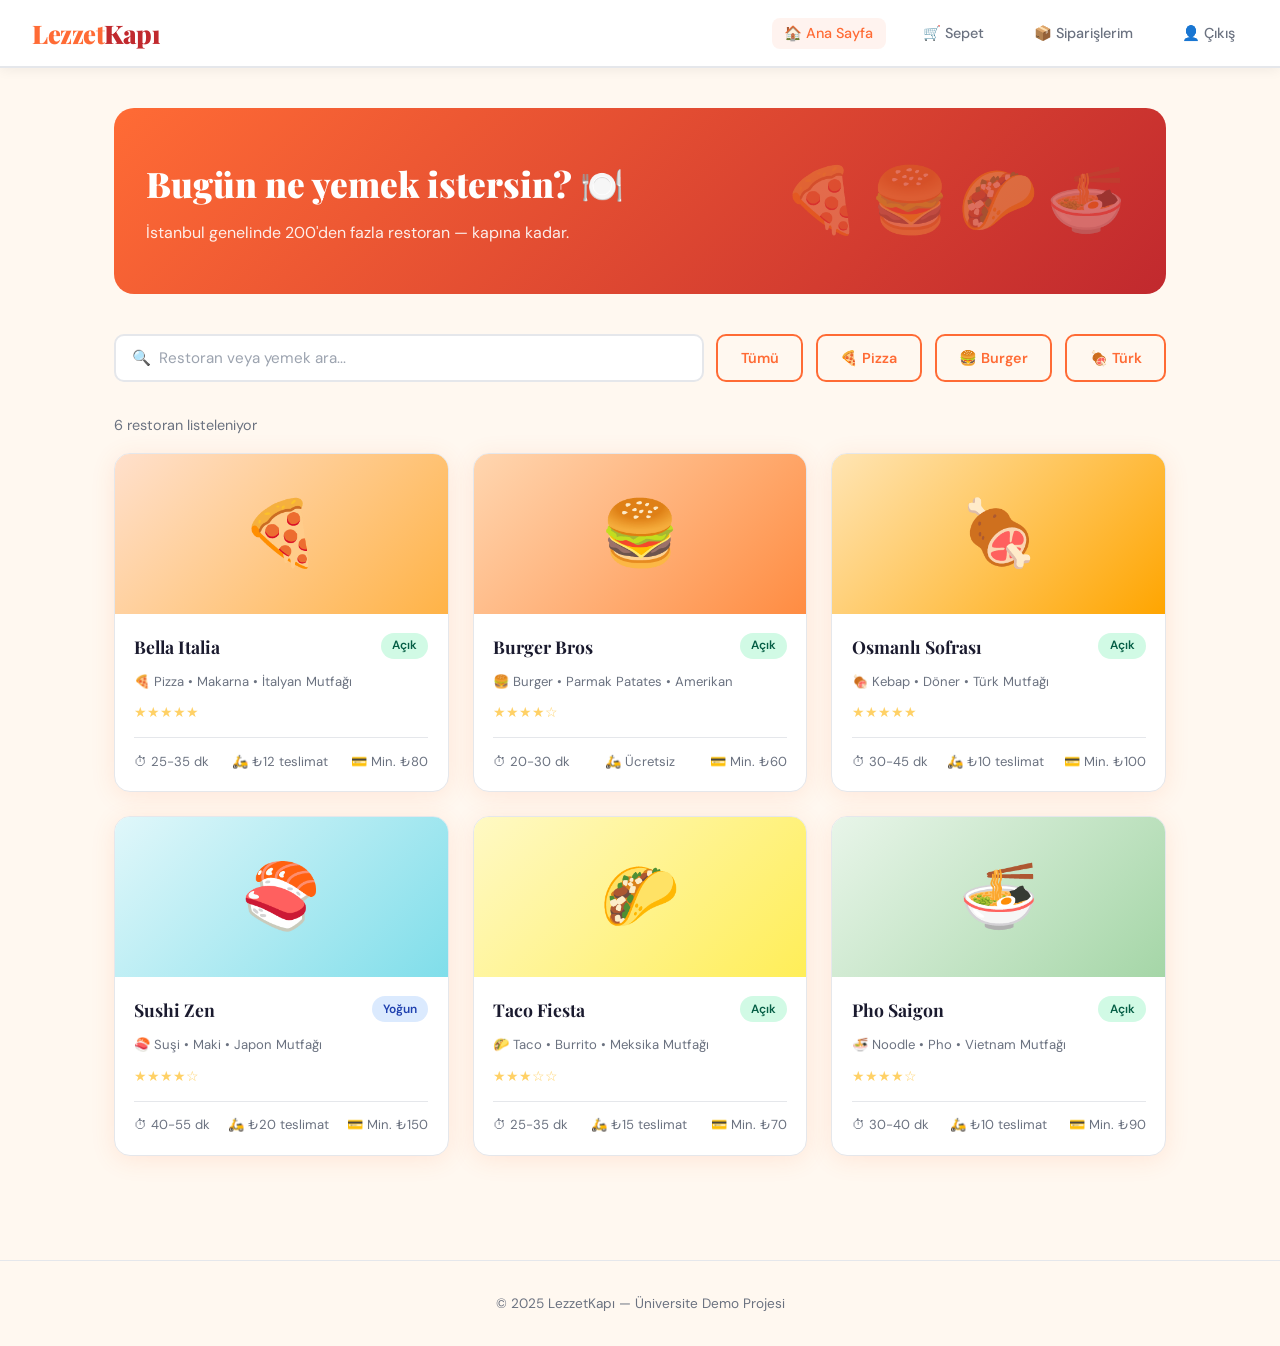
<file: files1/index.html>
<!--
  index.html — Ana Sayfa / Restoran Listesi
  -------------------------------------------------------
  Platforma kayıtlı tüm restoranları kart formatında listeler.
  Her karta tıklandığında ilgili restoranın menü sayfasına
  (menu.html?id=X) yönlendirilir.
-->
<!DOCTYPE html>
<html lang="tr">
<head>
  <meta charset="UTF-8" />
  <meta name="viewport" content="width=device-width, initial-scale=1.0" />
  <title>Restoranlar — LezzetKapı</title>
  <link rel="stylesheet" href="style.css" />
</head>
<body>

<!-- Üst Navigasyon -->
<nav class="navbar">
  <div class="navbar-logo">Lezzet<span>Kapı</span></div>
  <ul class="navbar-links">
    <li><a href="index.html" class="aktif">🏠 Ana Sayfa</a></li>
    <li><a href="cart.html">🛒 Sepet</a></li>
    <li><a href="order.html">📦 Siparişlerim</a></li>
    <li><a href="login.html">👤 Çıkış</a></li>
  </ul>
</nav>

<div class="sayfa-kapsayici">

  <!-- Hero Banner -->
  <div class="hero">
    <div class="hero-baslik">Bugün ne yemek istersin? 🍽️</div>
    <p class="hero-alt">İstanbul genelinde 200'den fazla restoran — kapına kadar.</p>
  </div>

  <!-- Arama Çubuğu (Görsel Demo) -->
  <div style="margin-bottom:2rem; display:flex; gap:0.8rem;">
    <input
      class="form-girdi"
      type="text"
      placeholder="🔍  Restoran veya yemek ara..."
      style="flex:1;"
      oninput="restoranFiltrele(this.value)"
    />
    <!-- Kategori Filtreleri -->
    <button class="btn btn-ikincil" onclick="kategoriFiltreUygula('tümü')">Tümü</button>
    <button class="btn btn-ikincil" onclick="kategoriFiltreUygula('pizza')">🍕 Pizza</button>
    <button class="btn btn-ikincil" onclick="kategoriFiltreUygula('burger')">🍔 Burger</button>
    <button class="btn btn-ikincil" onclick="kategoriFiltreUygula('türk')">🍖 Türk</button>
  </div>

  <!-- Restoran Sayısı -->
  <div style="margin-bottom:1rem; font-size:0.9rem; color:var(--yazi-gri);">
    <span id="restoranSayisi">6</span> restoran listeleniyor
  </div>

  <!-- Restoran Kart Izgarası -->
  <div class="kart-izgara-3" id="restoranIzgarasi">

    <!-- Restoran 1 -->
    <div class="kart restoran-kart" onclick="menuGit(1)" data-ad="Bella Italia" data-kategori="pizza">
      <div class="restoran-kart-resim">🍕</div>
      <div class="restoran-kart-icerik">
        <div style="display:flex; justify-content:space-between; align-items:start; margin-bottom:0.3rem;">
          <h2 class="restoran-kart-baslik">Bella Italia</h2>
          <span class="rozet rozet-yesil">Açık</span>
        </div>
        <p class="restoran-kart-kategori">🍕 Pizza • Makarna • İtalyan Mutfağı</p>
        <div class="yildizlar">★★★★★</div>
        <div class="restoran-kart-meta">
          <span>⏱ 25-35 dk</span>
          <span>🛵 ₺12 teslimat</span>
          <span>💳 Min. ₺80</span>
        </div>
      </div>
    </div>

    <!-- Restoran 2 -->
    <div class="kart restoran-kart" onclick="menuGit(2)" data-ad="Burger Bros" data-kategori="burger">
      <div class="restoran-kart-resim" style="background:linear-gradient(135deg,#FFD6B0,#FF8C42);">🍔</div>
      <div class="restoran-kart-icerik">
        <div style="display:flex; justify-content:space-between; align-items:start; margin-bottom:0.3rem;">
          <h2 class="restoran-kart-baslik">Burger Bros</h2>
          <span class="rozet rozet-yesil">Açık</span>
        </div>
        <p class="restoran-kart-kategori">🍔 Burger • Parmak Patates • Amerikan</p>
        <div class="yildizlar">★★★★☆</div>
        <div class="restoran-kart-meta">
          <span>⏱ 20-30 dk</span>
          <span>🛵 Ücretsiz</span>
          <span>💳 Min. ₺60</span>
        </div>
      </div>
    </div>

    <!-- Restoran 3 -->
    <div class="kart restoran-kart" onclick="menuGit(3)" data-ad="Osmanlı Sofrası" data-kategori="türk">
      <div class="restoran-kart-resim" style="background:linear-gradient(135deg,#FFE5B4,#FFA500);">🍖</div>
      <div class="restoran-kart-icerik">
        <div style="display:flex; justify-content:space-between; align-items:start; margin-bottom:0.3rem;">
          <h2 class="restoran-kart-baslik">Osmanlı Sofrası</h2>
          <span class="rozet rozet-yesil">Açık</span>
        </div>
        <p class="restoran-kart-kategori">🍖 Kebap • Döner • Türk Mutfağı</p>
        <div class="yildizlar">★★★★★</div>
        <div class="restoran-kart-meta">
          <span>⏱ 30-45 dk</span>
          <span>🛵 ₺10 teslimat</span>
          <span>💳 Min. ₺100</span>
        </div>
      </div>
    </div>

    <!-- Restoran 4 -->
    <div class="kart restoran-kart" onclick="menuGit(4)" data-ad="Sushi Zen" data-kategori="suşi">
      <div class="restoran-kart-resim" style="background:linear-gradient(135deg,#E0F7FA,#80DEEA);">🍣</div>
      <div class="restoran-kart-icerik">
        <div style="display:flex; justify-content:space-between; align-items:start; margin-bottom:0.3rem;">
          <h2 class="restoran-kart-baslik">Sushi Zen</h2>
          <span class="rozet rozet-mavi">Yoğun</span>
        </div>
        <p class="restoran-kart-kategori">🍣 Suşi • Maki • Japon Mutfağı</p>
        <div class="yildizlar">★★★★☆</div>
        <div class="restoran-kart-meta">
          <span>⏱ 40-55 dk</span>
          <span>🛵 ₺20 teslimat</span>
          <span>💳 Min. ₺150</span>
        </div>
      </div>
    </div>

    <!-- Restoran 5 -->
    <div class="kart restoran-kart" onclick="menuGit(5)" data-ad="Taco Fiesta" data-kategori="meksika">
      <div class="restoran-kart-resim" style="background:linear-gradient(135deg,#FFF9C4,#FFEE58);">🌮</div>
      <div class="restoran-kart-icerik">
        <div style="display:flex; justify-content:space-between; align-items:start; margin-bottom:0.3rem;">
          <h2 class="restoran-kart-baslik">Taco Fiesta</h2>
          <span class="rozet rozet-yesil">Açık</span>
        </div>
        <p class="restoran-kart-kategori">🌮 Taco • Burrito • Meksika Mutfağı</p>
        <div class="yildizlar">★★★☆☆</div>
        <div class="restoran-kart-meta">
          <span>⏱ 25-35 dk</span>
          <span>🛵 ₺15 teslimat</span>
          <span>💳 Min. ₺70</span>
        </div>
      </div>
    </div>

    <!-- Restoran 6 -->
    <div class="kart restoran-kart" onclick="menuGit(6)" data-ad="Pho Saigon" data-kategori="asya">
      <div class="restoran-kart-resim" style="background:linear-gradient(135deg,#E8F5E9,#A5D6A7);">🍜</div>
      <div class="restoran-kart-icerik">
        <div style="display:flex; justify-content:space-between; align-items:start; margin-bottom:0.3rem;">
          <h2 class="restoran-kart-baslik">Pho Saigon</h2>
          <span class="rozet rozet-yesil">Açık</span>
        </div>
        <p class="restoran-kart-kategori">🍜 Noodle • Pho • Vietnam Mutfağı</p>
        <div class="yildizlar">★★★★☆</div>
        <div class="restoran-kart-meta">
          <span>⏱ 30-40 dk</span>
          <span>🛵 ₺10 teslimat</span>
          <span>💳 Min. ₺90</span>
        </div>
      </div>
    </div>

  </div><!-- /restoranIzgarasi -->

</div><!-- /sayfa-kapsayici -->

<footer class="footer">
  © 2025 LezzetKapı — Üniversite Demo Projesi
</footer>

<div class="toast" id="toast"></div>

<script>
  /**
   * menuGit() — Tıklanan restoranın menü sayfasına yönlendirir.
   * URL parametresiyle restoran ID'si aktarılır.
   */
  function menuGit(restoranId) {
    window.location.href = `menu.html?id=${restoranId}`;
  }

  /**
   * restoranFiltrele() — Arama kutusuna göre kartları filtreler.
   */
  function restoranFiltrele(aramaMetni) {
    const kartlar = document.querySelectorAll('.restoran-kart');
    let gorunenSayi = 0;
    kartlar.forEach(kart => {
      const ad = kart.dataset.ad.toLowerCase();
      const eslesme = ad.includes(aramaMetni.toLowerCase());
      kart.style.display = eslesme ? 'block' : 'none';
      if (eslesme) gorunenSayi++;
    });
    document.getElementById('restoranSayisi').textContent = gorunenSayi;
  }

  /**
   * kategoriFiltreUygula() — Kategori butonuna göre kartları filtreler.
   */
  function kategoriFiltreUygula(kategori) {
    const kartlar = document.querySelectorAll('.restoran-kart');
    let gorunenSayi = 0;
    kartlar.forEach(kart => {
      const eslesme = kategori === 'tümü' || kart.dataset.kategori === kategori;
      kart.style.display = eslesme ? 'block' : 'none';
      if (eslesme) gorunenSayi++;
    });
    document.getElementById('restoranSayisi').textContent = gorunenSayi;
  }
</script>

</body>
</html>
</file>
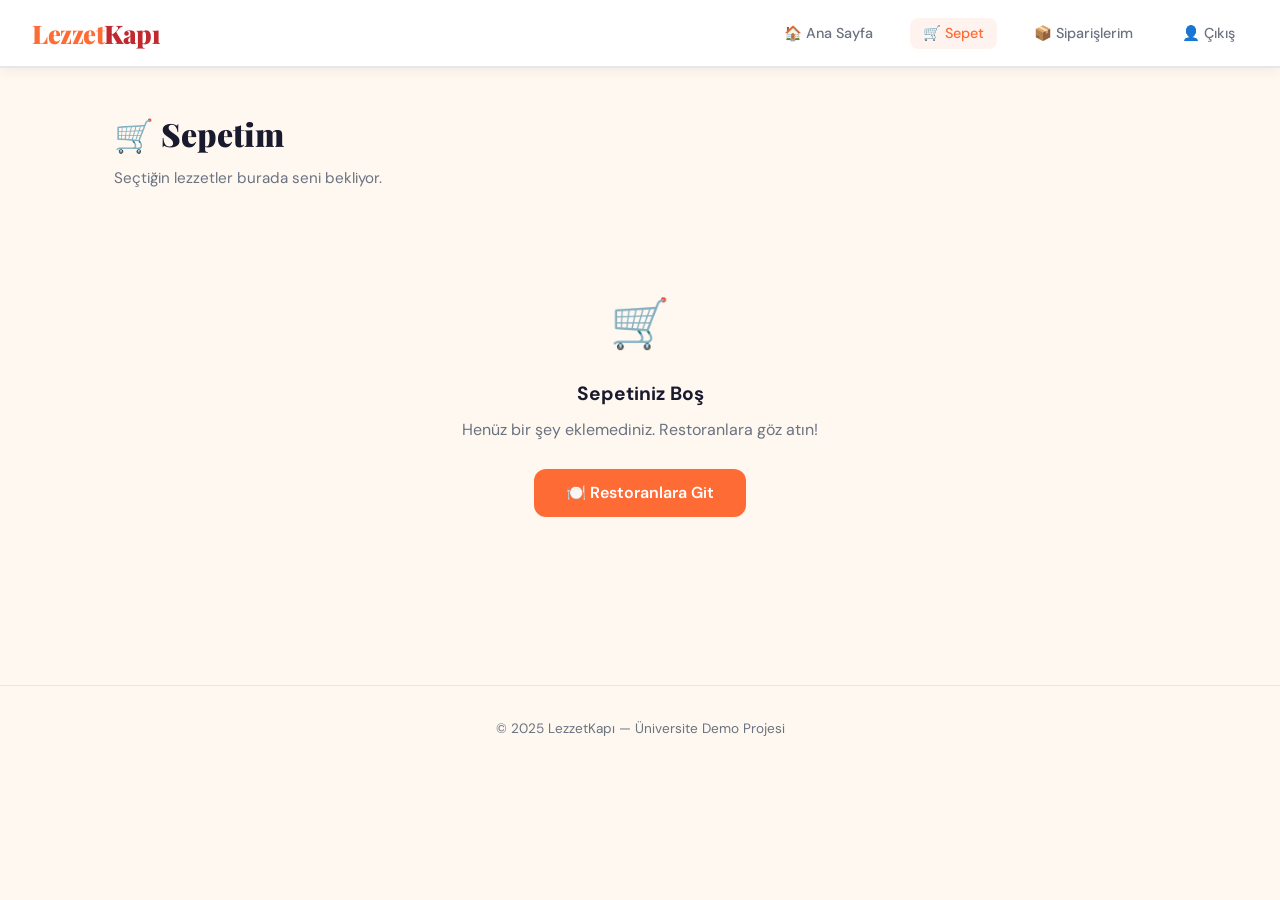
<file: files1/cart.html>
<!--
  cart.html — Alışveriş Sepeti Sayfası
  -------------------------------------------------------
  Kullanıcının sepetine eklediği ürünleri listeler.
  localStorage'dan okunan verilerle çalışır.
  Adet artırma/azaltma, ürün silme ve toplam hesaplama
  işlevleri mevcuttur. Sipariş ver butonu order.html'e yönlendirir.
-->
<!DOCTYPE html>
<html lang="tr">
<head>
  <meta charset="UTF-8" />
  <meta name="viewport" content="width=device-width, initial-scale=1.0" />
  <title>Sepetim — LezzetKapı</title>
  <link rel="stylesheet" href="style.css" />
</head>
<body>

<!-- Üst Navigasyon -->
<nav class="navbar">
  <div class="navbar-logo">Lezzet<span>Kapı</span></div>
  <ul class="navbar-links">
    <li><a href="index.html">🏠 Ana Sayfa</a></li>
    <li><a href="cart.html" class="aktif">🛒 Sepet</a></li>
    <li><a href="order.html">📦 Siparişlerim</a></li>
    <li><a href="login.html">👤 Çıkış</a></li>
  </ul>
</nav>

<div class="sayfa-kapsayici">
  <h1 class="sayfa-baslik">🛒 Sepetim</h1>
  <p class="sayfa-alt-baslik" id="sepetAltBaslik">Seçtiğin lezzetler burada seni bekliyor.</p>

  <!-- Ana Düzen: Sol=Ürünler, Sağ=Özet -->
  <div class="sepet-duzen" id="sepetDuzen">

    <!-- Sol: Sepet Ürün Listesi -->
    <div>
      <div class="kart" id="sepetListeKutu">
        <!-- JavaScript ile doldurulur -->
        <div id="sepetListe"></div>
      </div>

      <!-- Sepeti Temizle Butonu -->
      <div style="margin-top:1rem; text-align:right;">
        <button class="btn btn-tehlike" onclick="sepetTemizle()" id="temizleBtn">
          🗑 Sepeti Temizle
        </button>
      </div>
    </div>

    <!-- Sağ: Sipariş Özeti -->
    <div class="ozet-kutu" id="ozetKutu">
      <h2 class="ozet-baslik">📋 Sipariş Özeti</h2>

      <div class="ozet-satir">
        <span>Ara Toplam</span>
        <span id="araToplam">₺0</span>
      </div>
      <div class="ozet-satir">
        <span>Teslimat Ücreti</span>
        <span id="teslimatUcret">₺0</span>
      </div>
      <div class="ozet-satir">
        <span>İndirim</span>
        <span style="color:#10B981;" id="indirim">-₺0</span>
      </div>

      <div class="ozet-toplam">
        <span>Toplam</span>
        <span id="genelToplam">₺0</span>
      </div>

      <!-- Promosyon Kodu (Görsel Demo) -->
      <div style="margin-bottom:1.2rem;">
        <div style="display:flex; gap:0.5rem;">
          <input class="form-girdi" type="text" id="promoKod" placeholder="Promosyon kodu" style="flex:1;" />
          <button class="btn btn-ikincil" onclick="promoUygula()">Uygula</button>
        </div>
        <p style="font-size:0.78rem; color:var(--yazi-gri); margin-top:0.3rem;">
          Demo kodu: <strong>HOSGELDIN</strong>
        </p>
      </div>

      <!-- Sipariş Ver Butonu -->
      <button
        class="btn btn-birincil btn-buyuk btn-tam-genislik"
        id="siparisVerBtn"
        onclick="siparisVer()"
      >
        🚀 Sipariş Ver
      </button>

      <!-- Alışverişe Devam Et -->
      <a href="index.html">
        <button class="btn btn-ikincil btn-tam-genislik" style="margin-top:0.8rem;">
          ← Alışverişe Devam Et
        </button>
      </a>
    </div>

  </div><!-- /sepetDuzen -->

  <!-- Boş Sepet (başlangıçta gizli) -->
  <div class="bos-durum" id="bosSepet" style="display:none;">
    <div class="bos-durum-simge">🛒</div>
    <h3>Sepetiniz Boş</h3>
    <p>Henüz bir şey eklemediniz. Restoranlara göz atın!</p>
    <br />
    <a href="index.html">
      <button class="btn btn-birincil btn-buyuk">🍽️ Restoranlara Git</button>
    </a>
  </div>

</div><!-- /sayfa-kapsayici -->

<footer class="footer">
  © 2025 LezzetKapı — Üniversite Demo Projesi
</footer>

<div class="toast" id="toast"></div>

<script>
  /* ============================================================
     Sepet yönetimi — localStorage üzerinden çalışır
  ============================================================ */

  /** Sabit teslimat ücreti (TL) */
  const TESLIMAT_UCRETI = 15;

  /** Sepeti localStorage'dan yükle */
  let sepet = JSON.parse(localStorage.getItem('sepet') || '[]');

  /** Sayfa yüklenince sepeti çiz */
  window.addEventListener('DOMContentLoaded', () => {
    sepetCiz();
  });

  /**
   * sepetCiz() — Sepet içeriğini sayfaya render eder.
   * Sepet boşsa boş durum ekranını gösterir.
   */
  function sepetCiz() {
    const liste     = document.getElementById('sepetListe');
    const bos       = document.getElementById('bosSepet');
    const duzen     = document.getElementById('sepetDuzen');

    if (sepet.length === 0) {
      duzen.style.display = 'none';
      bos.style.display   = 'block';
      return;
    }

    duzen.style.display = 'grid';
    bos.style.display   = 'none';

    // Ürün satırlarını oluştur
    let html = '';
    for (const urun of sepet) {
      const satirToplam = urun.fiyat * urun.adet;
      html += `
        <div class="sepet-urun-satir">
          <div class="sepet-urun-emoji">${urun.emoji}</div>
          <div class="sepet-urun-bilgi">
            <div class="sepet-urun-ad">${urun.ad}</div>
            <div class="sepet-urun-restoran">${urun.restoranAd}</div>
          </div>
          <!-- Adet Kontrolü -->
          <div class="adet-kontrol">
            <button class="adet-btn" onclick="adetDegistir(${urun.id}, -1)">−</button>
            <span class="adet-sayi">${urun.adet}</span>
            <button class="adet-btn" onclick="adetDegistir(${urun.id}, +1)">+</button>
          </div>
          <!-- Ürün Toplam Fiyat -->
          <div class="sepet-urun-fiyat">₺${satirToplam}</div>
          <!-- Sil Butonu -->
          <button class="btn btn-tehlike" style="padding:0.4rem 0.7rem; font-size:0.85rem;"
                  onclick="urunSil(${urun.id})">✕</button>
        </div>`;
    }
    liste.innerHTML = html;

    // Fiyat özetini güncelle
    ozetGuncelle();
  }

  /**
   * adetDegistir() — Ürün adetini artırır veya azaltır.
   * Adet 0'a düşerse ürün sepetten kaldırılır.
   */
  function adetDegistir(urunId, degisim) {
    const index = sepet.findIndex(u => u.id === urunId);
    if (index === -1) return;

    sepet[index].adet += degisim;

    if (sepet[index].adet <= 0) {
      sepet.splice(index, 1);
      toastGoster('🗑 Ürün sepetten kaldırıldı.');
    }

    localStorage.setItem('sepet', JSON.stringify(sepet));
    sepetCiz();
  }

  /**
   * urunSil() — Ürünü sepetten tamamen kaldırır.
   */
  function urunSil(urunId) {
    sepet = sepet.filter(u => u.id !== urunId);
    localStorage.setItem('sepet', JSON.stringify(sepet));
    toastGoster('🗑 Ürün sepetten kaldırıldı.');
    sepetCiz();
  }

  /**
   * sepetTemizle() — Tüm sepeti siler.
   */
  function sepetTemizle() {
    if (!confirm('Sepetteki tüm ürünler silinecek. Emin misiniz?')) return;
    sepet = [];
    localStorage.removeItem('sepet');
    toastGoster('🗑 Sepet temizlendi.');
    sepetCiz();
  }

  /**
   * ozetGuncelle() — Fiyat özetini (ara toplam, indirim, genel toplam) hesaplar.
   */
  let promoUygulandı = false;

  function ozetGuncelle() {
    const araToplam  = sepet.reduce((t, u) => t + u.fiyat * u.adet, 0);
    const indirim    = promoUygulandı ? Math.round(araToplam * 0.1) : 0;
    const genelToplam = araToplam + TESLIMAT_UCRETI - indirim;

    document.getElementById('araToplam').textContent    = `₺${araToplam}`;
    document.getElementById('teslimatUcret').textContent = `₺${TESLIMAT_UCRETI}`;
    document.getElementById('indirim').textContent       = `-₺${indirim}`;
    document.getElementById('genelToplam').textContent   = `₺${genelToplam}`;
  }

  /**
   * promoUygula() — Demo promosyon kodu uygular (%10 indirim).
   */
  function promoUygula() {
    const kod = document.getElementById('promoKod').value.trim().toUpperCase();
    if (kod === 'HOSGELDIN') {
      promoUygulandı = true;
      ozetGuncelle();
      toastGoster('🎉 %10 indirim uygulandı!');
    } else {
      toastGoster('❌ Geçersiz promosyon kodu.');
    }
  }

  /**
   * siparisVer() — Sepeti onaylar ve sipariş sayfasına yönlendirir.
   */
  function siparisVer() {
    if (sepet.length === 0) {
      toastGoster('⚠️ Sepetiniz boş!');
      return;
    }
    // Siparişi localStorage'a kaydet (order.html okuyacak)
    localStorage.setItem('aktifSiparis', JSON.stringify({
      urunler: sepet,
      tarih: new Date().toLocaleString('tr-TR'),
      siparisNo: 'SP-' + Math.floor(Math.random() * 90000 + 10000),
    }));
    // Sepeti temizle
    localStorage.removeItem('sepet');
    window.location.href = 'order.html';
  }

  /** toastGoster() — Kısa bildirim mesajı gösterir */
  function toastGoster(mesaj) {
    const t = document.getElementById('toast');
    t.textContent = mesaj;
    t.classList.add('goster');
    setTimeout(() => t.classList.remove('goster'), 2500);
  }
</script>

</body>
</html>
</file>
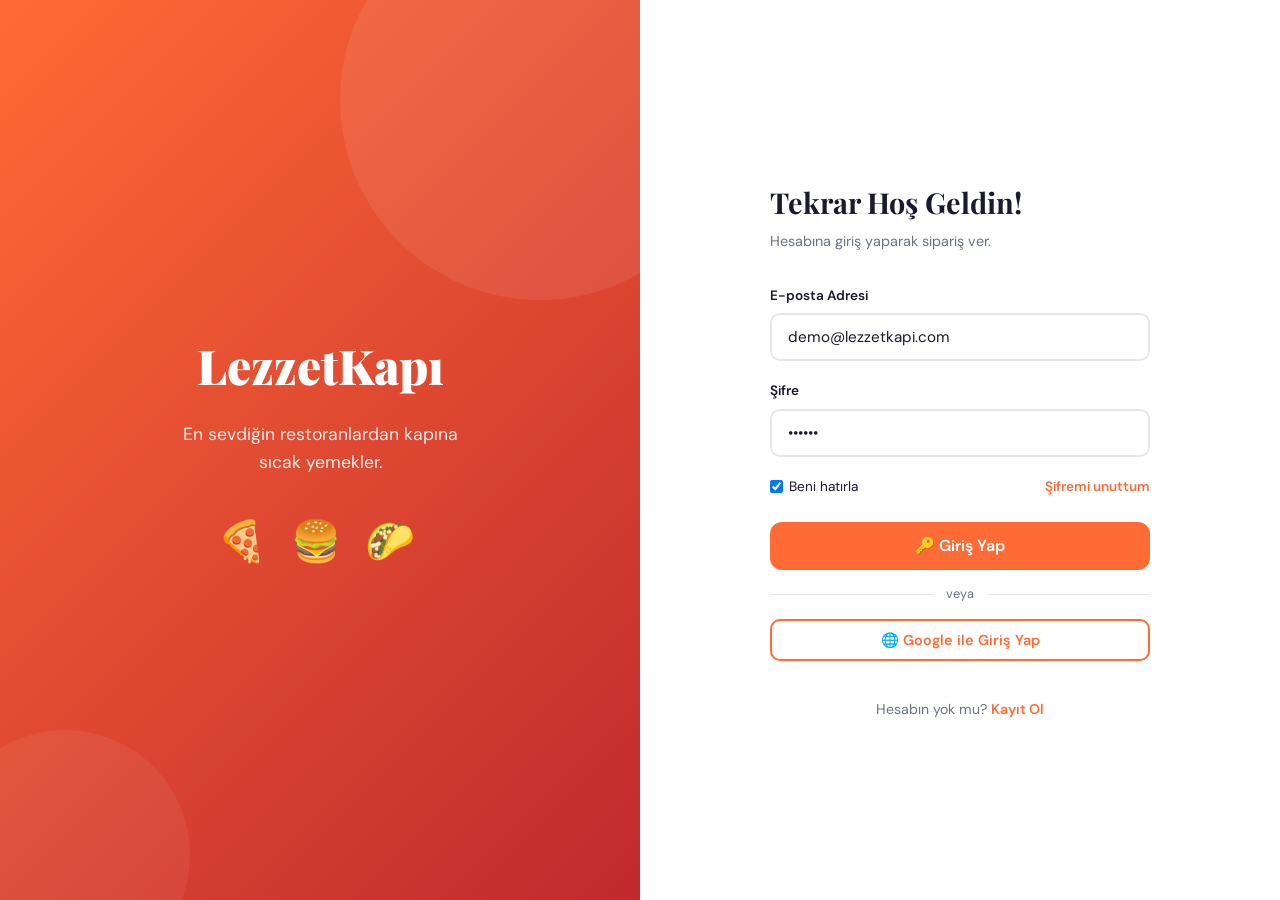
<file: files1/login.html>
<!--
  login.html — Kullanıcı Giriş Sayfası
  -------------------------------------------------------
  Kullanıcının sisteme e-posta ve şifresiyle giriş yaptığı
  sayfa. Sol taraf dekoratif panel, sağ taraf giriş formu.
  Demo: herhangi bir e-posta/şifre ile giriş yapılabilir.
-->
<!DOCTYPE html>
<html lang="tr">
<head>
  <meta charset="UTF-8" />
  <meta name="viewport" content="width=device-width, initial-scale=1.0" />
  <title>Giriş Yap — LezzetKapı</title>
  <link rel="stylesheet" href="style.css" />
</head>
<body>

<div class="giris-sayfa">

  <!-- Sol Dekoratif Panel -->
  <div class="giris-sol">
    <div class="giris-sol-logo">LezzetKapı</div>
    <p class="giris-sol-slogan">
      En sevdiğin restoranlardan kapına sıcak yemekler.
    </p>
    <div class="giris-sol-emojiler">🍕 🍔 🌮</div>
  </div>

  <!-- Sağ Giriş Formu -->
  <div class="giris-sag">
    <div class="giris-form-kutu">
      <h1 class="giris-form-baslik">Tekrar Hoş Geldin!</h1>
      <p class="giris-form-alt">Hesabına giriş yaparak sipariş ver.</p>

      <!-- Giriş Formu -->
      <div id="girisFormu">

        <!-- E-posta Alanı -->
        <div class="form-grup">
          <label class="form-etiket" for="eposta">E-posta Adresi</label>
          <input
            class="form-girdi"
            type="email"
            id="eposta"
            placeholder="ornek@email.com"
            value="demo@lezzetkapi.com"
          />
        </div>

        <!-- Şifre Alanı -->
        <div class="form-grup">
          <label class="form-etiket" for="sifre">Şifre</label>
          <input
            class="form-girdi"
            type="password"
            id="sifre"
            placeholder="••••••••"
            value="123456"
          />
        </div>

        <!-- Beni Hatırla & Şifremi Unuttum -->
        <div style="display:flex; justify-content:space-between; align-items:center; margin-bottom:1.5rem;">
          <label style="display:flex; align-items:center; gap:0.4rem; font-size:0.85rem; cursor:pointer;">
            <input type="checkbox" checked /> Beni hatırla
          </label>
          <a href="#" style="font-size:0.85rem; color:var(--turuncu); font-weight:600;">
            Şifremi unuttum
          </a>
        </div>

        <!-- Giriş Butonu -->
        <button
          class="btn btn-birincil btn-buyuk btn-tam-genislik"
          onclick="girisYap()"
        >
          🔑 Giriş Yap
        </button>

        <!-- Ayırıcı -->
        <div style="text-align:center; margin:1.5rem 0; position:relative;">
          <hr class="bolucü" style="margin:0;" />
          <span style="
            position:absolute; top:-10px; left:50%; transform:translateX(-50%);
            background:#fff; padding:0 0.8rem; font-size:0.8rem; color:var(--yazi-gri);
          ">veya</span>
        </div>

        <!-- Sosyal Giriş Butonları (Görsel Demo) -->
        <button class="btn btn-ikincil btn-tam-genislik" style="margin-bottom:0.8rem;"
                onclick="alert('Google ile giriş — demo amaçlı devre dışı')">
          🌐 Google ile Giriş Yap
        </button>

      </div>

      <!-- Kayıt Yönlendirme -->
      <p class="giris-alt-link">
        Hesabın yok mu? <a href="#">Kayıt Ol</a>
      </p>
    </div>
  </div>

</div>

<!-- Bildirim Toast -->
<div class="toast" id="toast"></div>

<script>
  /**
   * girisYap() — Giriş formunu doğrular ve ana sayfaya yönlendirir.
   * Demo amaçlı: gerçek doğrulama yoktur.
   */
  function girisYap() {
    const eposta = document.getElementById('eposta').value.trim();
    const sifre  = document.getElementById('sifre').value.trim();

    // Basit boşluk kontrolü
    if (!eposta || !sifre) {
      toastGoster('⚠️ Lütfen tüm alanları doldurun.');
      return;
    }

    // E-posta format kontrolü
    if (!eposta.includes('@')) {
      toastGoster('⚠️ Geçerli bir e-posta girin.');
      return;
    }

    // Demo giriş — doğrudan ana sayfaya yönlendirme
    toastGoster('✅ Giriş başarılı! Yönlendiriliyorsunuz...');
    setTimeout(() => { window.location.href = 'index.html'; }, 1200);
  }

  /** toastGoster() — Ekran bildirimi gösterir. */
  function toastGoster(mesaj) {
    const t = document.getElementById('toast');
    t.textContent = mesaj;
    t.classList.add('goster');
    setTimeout(() => t.classList.remove('goster'), 3000);
  }

  // Enter tuşu ile giriş desteği
  document.addEventListener('keydown', (e) => {
    if (e.key === 'Enter') girisYap();
  });
</script>

</body>
</html>
</file>
<file: files1/style.css>
/* ============================================================
   style.css — Yemek Sipariş Sistemi | Ortak Stil Dosyası
   Tüm HTML sayfaları bu dosyayı kullanır.
   Renk paleti: Turuncu-kırmızı tonları (sıcak & iştah açıcı)
   ============================================================ */

/* ---------- Google Fonts ---------- */
@import url('https://fonts.googleapis.com/css2?family=Playfair+Display:wght@700;900&family=DM+Sans:wght@300;400;500;600&display=swap');

/* ---------- CSS Değişkenleri (Renk Paleti) ---------- */
:root {
  --turuncu:        #FF6B35;
  --turuncu-koyu:   #E85520;
  --kirmizi:        #C1292E;
  --sari:           #FFD166;
  --krem:           #FFF8F0;
  --beyaz:          #FFFFFF;
  --yazi-koyu:      #1A1A2E;
  --yazi-gri:       #6B7280;
  --sinir:          #E5E7EB;
  --kart-golge:     0 4px 24px rgba(255, 107, 53, 0.12);
  --gecis:          all 0.25s cubic-bezier(0.4, 0, 0.2, 1);
}

/* ---------- Sıfırlama & Temel ---------- */
*, *::before, *::after { box-sizing: border-box; margin: 0; padding: 0; }

body {
  font-family: 'DM Sans', sans-serif;
  background-color: var(--krem);
  color: var(--yazi-koyu);
  line-height: 1.6;
  min-height: 100vh;
}

a { text-decoration: none; color: inherit; }

img { display: block; max-width: 100%; }

/* ---------- Üst Navigasyon ---------- */
.navbar {
  background: var(--beyaz);
  border-bottom: 2px solid var(--sinir);
  padding: 0 2rem;
  display: flex;
  align-items: center;
  justify-content: space-between;
  height: 68px;
  position: sticky;
  top: 0;
  z-index: 100;
  box-shadow: 0 2px 12px rgba(0,0,0,0.06);
}

.navbar-logo {
  font-family: 'Playfair Display', serif;
  font-size: 1.6rem;
  font-weight: 900;
  color: var(--turuncu);
  letter-spacing: -0.5px;
}

.navbar-logo span { color: var(--kirmizi); }

.navbar-links {
  display: flex;
  align-items: center;
  gap: 1.5rem;
  list-style: none;
}

.navbar-links a {
  font-size: 0.9rem;
  font-weight: 500;
  color: var(--yazi-gri);
  padding: 0.4rem 0.8rem;
  border-radius: 8px;
  transition: var(--gecis);
}

.navbar-links a:hover,
.navbar-links a.aktif {
  color: var(--turuncu);
  background: rgba(255, 107, 53, 0.08);
}

.sepet-simge {
  position: relative;
  font-size: 1.3rem;
  cursor: pointer;
  transition: var(--gecis);
}

.sepet-simge:hover { transform: scale(1.1); }

.sepet-rozet {
  position: absolute;
  top: -8px;
  right: -8px;
  background: var(--kirmizi);
  color: #fff;
  font-size: 0.65rem;
  font-weight: 700;
  width: 18px;
  height: 18px;
  border-radius: 50%;
  display: flex;
  align-items: center;
  justify-content: center;
}

/* ---------- Sayfa Genel Düzeni ---------- */
.sayfa-kapsayici {
  max-width: 1100px;
  margin: 0 auto;
  padding: 2.5rem 1.5rem;
}

.sayfa-baslik {
  font-family: 'Playfair Display', serif;
  font-size: 2rem;
  font-weight: 900;
  color: var(--yazi-koyu);
  margin-bottom: 0.4rem;
}

.sayfa-alt-baslik {
  color: var(--yazi-gri);
  font-size: 0.95rem;
  margin-bottom: 2rem;
}

/* ---------- Butonlar ---------- */
.btn {
  display: inline-flex;
  align-items: center;
  justify-content: center;
  gap: 0.4rem;
  padding: 0.65rem 1.4rem;
  border: none;
  border-radius: 10px;
  font-family: 'DM Sans', sans-serif;
  font-size: 0.9rem;
  font-weight: 600;
  cursor: pointer;
  transition: var(--gecis);
}

.btn-birincil {
  background: var(--turuncu);
  color: #fff;
}

.btn-birincil:hover {
  background: var(--turuncu-koyu);
  transform: translateY(-1px);
  box-shadow: 0 6px 20px rgba(255, 107, 53, 0.4);
}

.btn-ikincil {
  background: transparent;
  color: var(--turuncu);
  border: 2px solid var(--turuncu);
}

.btn-ikincil:hover {
  background: var(--turuncu);
  color: #fff;
}

.btn-tehlike {
  background: #FEE2E2;
  color: var(--kirmizi);
}

.btn-tehlike:hover {
  background: var(--kirmizi);
  color: #fff;
}

.btn-tam-genislik { width: 100%; }

.btn-buyuk {
  padding: 0.85rem 2rem;
  font-size: 1rem;
  border-radius: 12px;
}

/* ---------- Kart Bileşeni ---------- */
.kart {
  background: var(--beyaz);
  border-radius: 16px;
  box-shadow: var(--kart-golge);
  overflow: hidden;
  transition: var(--gecis);
  border: 1px solid var(--sinir);
}

.kart:hover {
  transform: translateY(-4px);
  box-shadow: 0 12px 40px rgba(255, 107, 53, 0.2);
}

/* ---------- Izgara Düzenleri ---------- */
.kart-izgara-3 {
  display: grid;
  grid-template-columns: repeat(3, 1fr);
  gap: 1.5rem;
}

.kart-izgara-2 {
  display: grid;
  grid-template-columns: repeat(2, 1fr);
  gap: 1.5rem;
}

/* ---------- Rozet / Etiket ---------- */
.rozet {
  display: inline-block;
  padding: 0.2rem 0.7rem;
  border-radius: 20px;
  font-size: 0.75rem;
  font-weight: 600;
}

.rozet-turuncu { background: rgba(255,107,53,0.12); color: var(--turuncu); }
.rozet-yesil   { background: #D1FAE5; color: #065F46; }
.rozet-mavi    { background: #DBEAFE; color: #1E40AF; }
.rozet-kirmizi { background: #FEE2E2; color: var(--kirmizi); }

/* ---------- Form Bileşenleri ---------- */
.form-grup {
  margin-bottom: 1.2rem;
}

.form-etiket {
  display: block;
  font-size: 0.85rem;
  font-weight: 600;
  color: var(--yazi-koyu);
  margin-bottom: 0.4rem;
}

.form-girdi {
  width: 100%;
  padding: 0.75rem 1rem;
  border: 2px solid var(--sinir);
  border-radius: 10px;
  font-family: 'DM Sans', sans-serif;
  font-size: 0.95rem;
  color: var(--yazi-koyu);
  background: var(--beyaz);
  transition: var(--gecis);
  outline: none;
}

.form-girdi:focus {
  border-color: var(--turuncu);
  box-shadow: 0 0 0 3px rgba(255, 107, 53, 0.15);
}

.form-girdi::placeholder { color: #9CA3AF; }

/* ---------- Bölücü Çizgi ---------- */
.bolucü {
  border: none;
  border-top: 1px solid var(--sinir);
  margin: 1.5rem 0;
}

/* ---------- Yıldız Derecelendirme ---------- */
.yildizlar { color: var(--sari); font-size: 0.9rem; }

/* ---------- Boş Durum ---------- */
.bos-durum {
  text-align: center;
  padding: 4rem 2rem;
  color: var(--yazi-gri);
}

.bos-durum-simge { font-size: 3rem; margin-bottom: 1rem; }
.bos-durum h3 { font-size: 1.2rem; margin-bottom: 0.5rem; color: var(--yazi-koyu); }

/* ---------- Bildirim Toast ---------- */
.toast {
  position: fixed;
  bottom: 2rem;
  right: 2rem;
  background: var(--yazi-koyu);
  color: #fff;
  padding: 0.8rem 1.4rem;
  border-radius: 12px;
  font-size: 0.9rem;
  font-weight: 500;
  box-shadow: 0 8px 24px rgba(0,0,0,0.2);
  z-index: 999;
  display: none;
  animation: toastGiris 0.3s ease;
}

.toast.goster { display: block; }

@keyframes toastGiris {
  from { opacity: 0; transform: translateY(20px); }
  to   { opacity: 1; transform: translateY(0); }
}

/* ---------- Giriş Sayfası Özel ---------- */
.giris-sayfa {
  min-height: 100vh;
  display: grid;
  grid-template-columns: 1fr 1fr;
  background: var(--beyaz);
}

.giris-sol {
  background: linear-gradient(135deg, var(--turuncu) 0%, var(--kirmizi) 100%);
  display: flex;
  flex-direction: column;
  align-items: center;
  justify-content: center;
  padding: 3rem;
  color: #fff;
  position: relative;
  overflow: hidden;
}

.giris-sol::before {
  content: '';
  position: absolute;
  width: 400px; height: 400px;
  background: rgba(255,255,255,0.08);
  border-radius: 50%;
  top: -100px; right: -100px;
}

.giris-sol::after {
  content: '';
  position: absolute;
  width: 250px; height: 250px;
  background: rgba(255,255,255,0.06);
  border-radius: 50%;
  bottom: -80px; left: -60px;
}

.giris-sol-logo {
  font-family: 'Playfair Display', serif;
  font-size: 3rem;
  font-weight: 900;
  margin-bottom: 1rem;
  position: relative;
  z-index: 1;
}

.giris-sol-slogan {
  font-size: 1.1rem;
  opacity: 0.9;
  text-align: center;
  position: relative;
  z-index: 1;
  max-width: 280px;
}

.giris-sol-emojiler {
  font-size: 2.5rem;
  margin-top: 2rem;
  position: relative;
  z-index: 1;
  letter-spacing: 0.5rem;
}

.giris-sag {
  display: flex;
  flex-direction: column;
  align-items: center;
  justify-content: center;
  padding: 3rem;
}

.giris-form-kutu {
  width: 100%;
  max-width: 380px;
}

.giris-form-baslik {
  font-family: 'Playfair Display', serif;
  font-size: 1.8rem;
  font-weight: 700;
  margin-bottom: 0.3rem;
}

.giris-form-alt {
  color: var(--yazi-gri);
  font-size: 0.9rem;
  margin-bottom: 2rem;
}

.giris-alt-link {
  text-align: center;
  margin-top: 1.5rem;
  font-size: 0.88rem;
  color: var(--yazi-gri);
}

.giris-alt-link a { color: var(--turuncu); font-weight: 600; }

/* ---------- Restoran Kartı ---------- */
.restoran-kart { cursor: pointer; }

.restoran-kart-resim {
  width: 100%;
  height: 160px;
  object-fit: cover;
  background: linear-gradient(135deg, #FFE0CC, #FFB347);
  display: flex;
  align-items: center;
  justify-content: center;
  font-size: 4rem;
}

.restoran-kart-icerik { padding: 1.2rem; }

.restoran-kart-baslik {
  font-family: 'Playfair Display', serif;
  font-size: 1.1rem;
  font-weight: 700;
  margin-bottom: 0.3rem;
}

.restoran-kart-kategori {
  font-size: 0.82rem;
  color: var(--yazi-gri);
  margin-bottom: 0.6rem;
}

.restoran-kart-meta {
  display: flex;
  align-items: center;
  justify-content: space-between;
  font-size: 0.82rem;
  color: var(--yazi-gri);
  margin-top: 0.8rem;
  padding-top: 0.8rem;
  border-top: 1px solid var(--sinir);
}

.restoran-kart-meta span { display: flex; align-items: center; gap: 0.3rem; }

/* ---------- Hero Banner ---------- */
.hero {
  background: linear-gradient(135deg, var(--turuncu) 0%, var(--kirmizi) 100%);
  color: #fff;
  padding: 3rem 2rem;
  border-radius: 20px;
  margin-bottom: 2.5rem;
  position: relative;
  overflow: hidden;
}

.hero::before {
  content: '🍕🍔🌮🍜';
  position: absolute;
  right: 2rem;
  top: 50%;
  transform: translateY(-50%);
  font-size: 4rem;
  opacity: 0.3;
  letter-spacing: 0.5rem;
}

.hero-baslik {
  font-family: 'Playfair Display', serif;
  font-size: 2.2rem;
  font-weight: 900;
  margin-bottom: 0.5rem;
}

.hero-alt { font-size: 1rem; opacity: 0.9; }

/* ---------- Menü Sayfası ---------- */
.menu-geri-link {
  display: inline-flex;
  align-items: center;
  gap: 0.4rem;
  color: var(--turuncu);
  font-weight: 600;
  font-size: 0.9rem;
  margin-bottom: 1.5rem;
  transition: var(--gecis);
}

.menu-geri-link:hover { gap: 0.7rem; }

.menu-restoran-bilgi {
  background: var(--beyaz);
  border-radius: 16px;
  padding: 1.5rem;
  margin-bottom: 2rem;
  border: 1px solid var(--sinir);
  display: flex;
  align-items: center;
  gap: 1.5rem;
}

.menu-restoran-logo {
  width: 80px;
  height: 80px;
  border-radius: 14px;
  background: linear-gradient(135deg, #FFE0CC, #FFB347);
  display: flex;
  align-items: center;
  justify-content: center;
  font-size: 2.5rem;
  flex-shrink: 0;
}

.menu-restoran-ad {
  font-family: 'Playfair Display', serif;
  font-size: 1.5rem;
  font-weight: 700;
}

.menu-kategori-baslik {
  font-family: 'Playfair Display', serif;
  font-size: 1.2rem;
  font-weight: 700;
  color: var(--yazi-koyu);
  padding: 0.8rem 0 0.8rem 1rem;
  border-left: 4px solid var(--turuncu);
  margin: 1.5rem 0 1rem;
}

.urun-kart { display: flex; gap: 1rem; padding: 1.2rem; align-items: center; }

.urun-emoji {
  width: 70px;
  height: 70px;
  background: var(--krem);
  border-radius: 12px;
  display: flex;
  align-items: center;
  justify-content: center;
  font-size: 2rem;
  flex-shrink: 0;
}

.urun-icerik { flex: 1; }

.urun-ad {
  font-weight: 600;
  font-size: 0.95rem;
  margin-bottom: 0.2rem;
}

.urun-aciklama {
  font-size: 0.82rem;
  color: var(--yazi-gri);
  margin-bottom: 0.5rem;
}

.urun-fiyat {
  font-size: 1rem;
  font-weight: 700;
  color: var(--turuncu);
}

/* ---------- Sepet Sayfası ---------- */
.sepet-duzen {
  display: grid;
  grid-template-columns: 1fr 340px;
  gap: 2rem;
  align-items: start;
}

.sepet-urun-satir {
  display: flex;
  align-items: center;
  gap: 1rem;
  padding: 1rem 1.2rem;
  border-bottom: 1px solid var(--sinir);
}

.sepet-urun-satir:last-child { border-bottom: none; }

.sepet-urun-emoji {
  width: 55px;
  height: 55px;
  background: var(--krem);
  border-radius: 10px;
  display: flex;
  align-items: center;
  justify-content: center;
  font-size: 1.6rem;
  flex-shrink: 0;
}

.sepet-urun-bilgi { flex: 1; }
.sepet-urun-ad { font-weight: 600; font-size: 0.95rem; }
.sepet-urun-restoran { font-size: 0.8rem; color: var(--yazi-gri); }

.adet-kontrol {
  display: flex;
  align-items: center;
  gap: 0.5rem;
  background: var(--krem);
  border-radius: 8px;
  padding: 0.2rem;
}

.adet-btn {
  width: 28px;
  height: 28px;
  border: none;
  background: var(--beyaz);
  border-radius: 6px;
  font-size: 1rem;
  font-weight: 700;
  cursor: pointer;
  color: var(--turuncu);
  transition: var(--gecis);
  display: flex;
  align-items: center;
  justify-content: center;
}

.adet-btn:hover { background: var(--turuncu); color: #fff; }

.adet-sayi { font-weight: 700; font-size: 0.9rem; min-width: 20px; text-align: center; }

.sepet-urun-fiyat {
  font-weight: 700;
  color: var(--turuncu);
  min-width: 70px;
  text-align: right;
}

.ozet-kutu {
  background: var(--beyaz);
  border-radius: 16px;
  padding: 1.5rem;
  border: 1px solid var(--sinir);
  position: sticky;
  top: 88px;
}

.ozet-baslik {
  font-family: 'Playfair Display', serif;
  font-size: 1.2rem;
  font-weight: 700;
  margin-bottom: 1.2rem;
}

.ozet-satir {
  display: flex;
  justify-content: space-between;
  font-size: 0.9rem;
  color: var(--yazi-gri);
  margin-bottom: 0.6rem;
}

.ozet-toplam {
  display: flex;
  justify-content: space-between;
  font-size: 1.05rem;
  font-weight: 700;
  color: var(--yazi-koyu);
  padding-top: 0.8rem;
  border-top: 2px solid var(--sinir);
  margin-top: 0.5rem;
  margin-bottom: 1.2rem;
}

/* ---------- Sipariş Durumu Sayfası ---------- */
.siparis-kart-ust {
  background: linear-gradient(135deg, var(--turuncu), var(--kirmizi));
  color: #fff;
  border-radius: 16px 16px 0 0;
  padding: 2rem;
  text-align: center;
}

.siparis-id { font-size: 0.85rem; opacity: 0.85; margin-bottom: 0.3rem; }
.siparis-durum-baslik { font-family: 'Playfair Display', serif; font-size: 1.6rem; font-weight: 900; }

.durum-adim-listesi {
  padding: 2rem;
  display: flex;
  flex-direction: column;
  gap: 0;
}

.durum-adim {
  display: flex;
  align-items: flex-start;
  gap: 1rem;
  position: relative;
  padding-bottom: 1.8rem;
}

.durum-adim:last-child { padding-bottom: 0; }

.durum-adim::before {
  content: '';
  position: absolute;
  left: 19px;
  top: 40px;
  bottom: 0;
  width: 2px;
  background: var(--sinir);
}

.durum-adim:last-child::before { display: none; }

.durum-adim-daire {
  width: 40px;
  height: 40px;
  border-radius: 50%;
  border: 2px solid var(--sinir);
  background: var(--beyaz);
  display: flex;
  align-items: center;
  justify-content: center;
  font-size: 1.1rem;
  flex-shrink: 0;
  z-index: 1;
}

.durum-adim.tamamlandi .durum-adim-daire {
  background: #D1FAE5;
  border-color: #10B981;
}

.durum-adim.aktif-adim .durum-adim-daire {
  background: rgba(255,107,53,0.12);
  border-color: var(--turuncu);
  animation: nabiz 1.5s infinite;
}

@keyframes nabiz {
  0%, 100% { box-shadow: 0 0 0 0 rgba(255,107,53,0.4); }
  50%       { box-shadow: 0 0 0 8px rgba(255,107,53,0); }
}

.durum-adim-icerik { padding-top: 0.3rem; }

.durum-adim-baslik {
  font-weight: 600;
  font-size: 0.95rem;
  margin-bottom: 0.2rem;
}

.durum-adim.tamamlandi .durum-adim-baslik { color: #065F46; }
.durum-adim.aktif-adim .durum-adim-baslik { color: var(--turuncu); }
.durum-adim.bekliyor .durum-adim-baslik { color: var(--yazi-gri); }

.durum-adim-zaman { font-size: 0.8rem; color: var(--yazi-gri); }

.ilerleme-cubugu-arka {
  height: 8px;
  background: var(--sinir);
  border-radius: 4px;
  overflow: hidden;
  margin: 1rem 2rem;
}

.ilerleme-cubugu-on {
  height: 100%;
  background: linear-gradient(90deg, var(--turuncu), var(--kirmizi));
  border-radius: 4px;
  transition: width 1s ease;
}

/* ---------- Footer ---------- */
.footer {
  text-align: center;
  padding: 2rem;
  color: var(--yazi-gri);
  font-size: 0.85rem;
  border-top: 1px solid var(--sinir);
  margin-top: 4rem;
}
</file>
